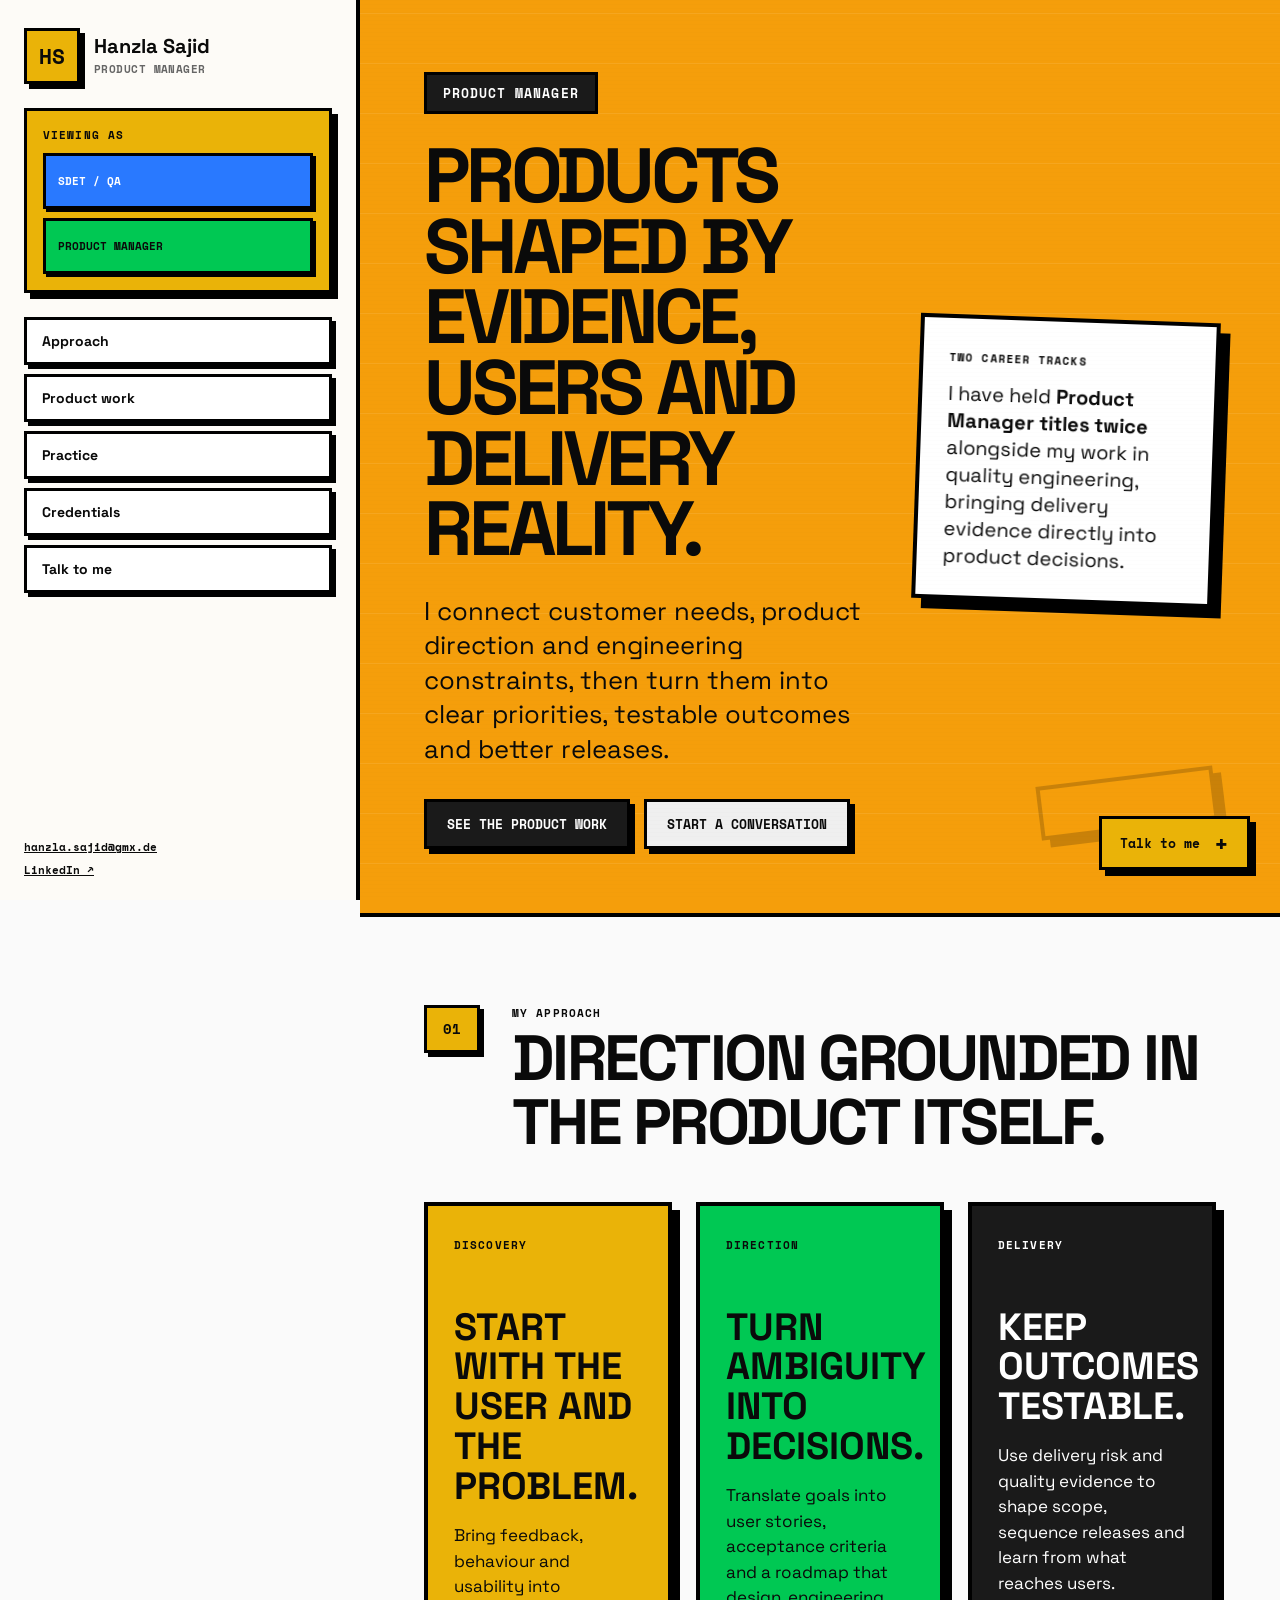
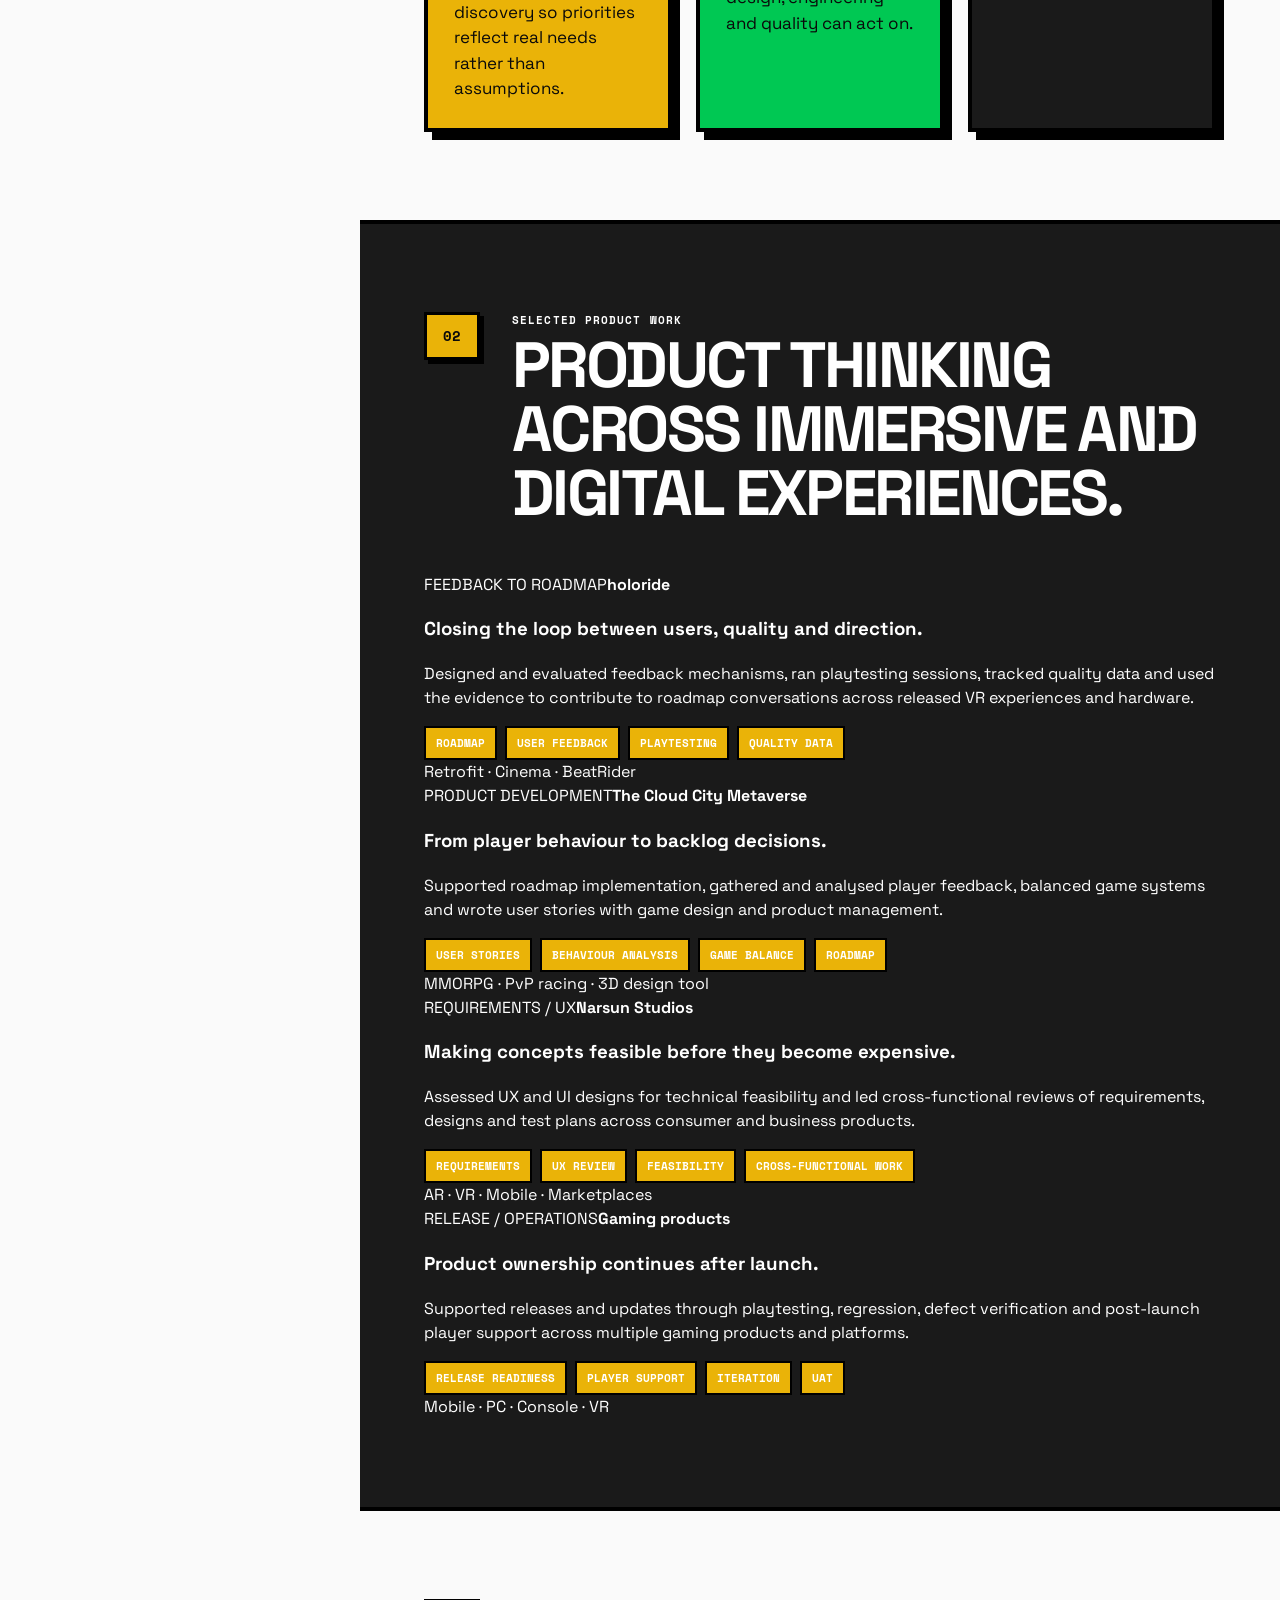
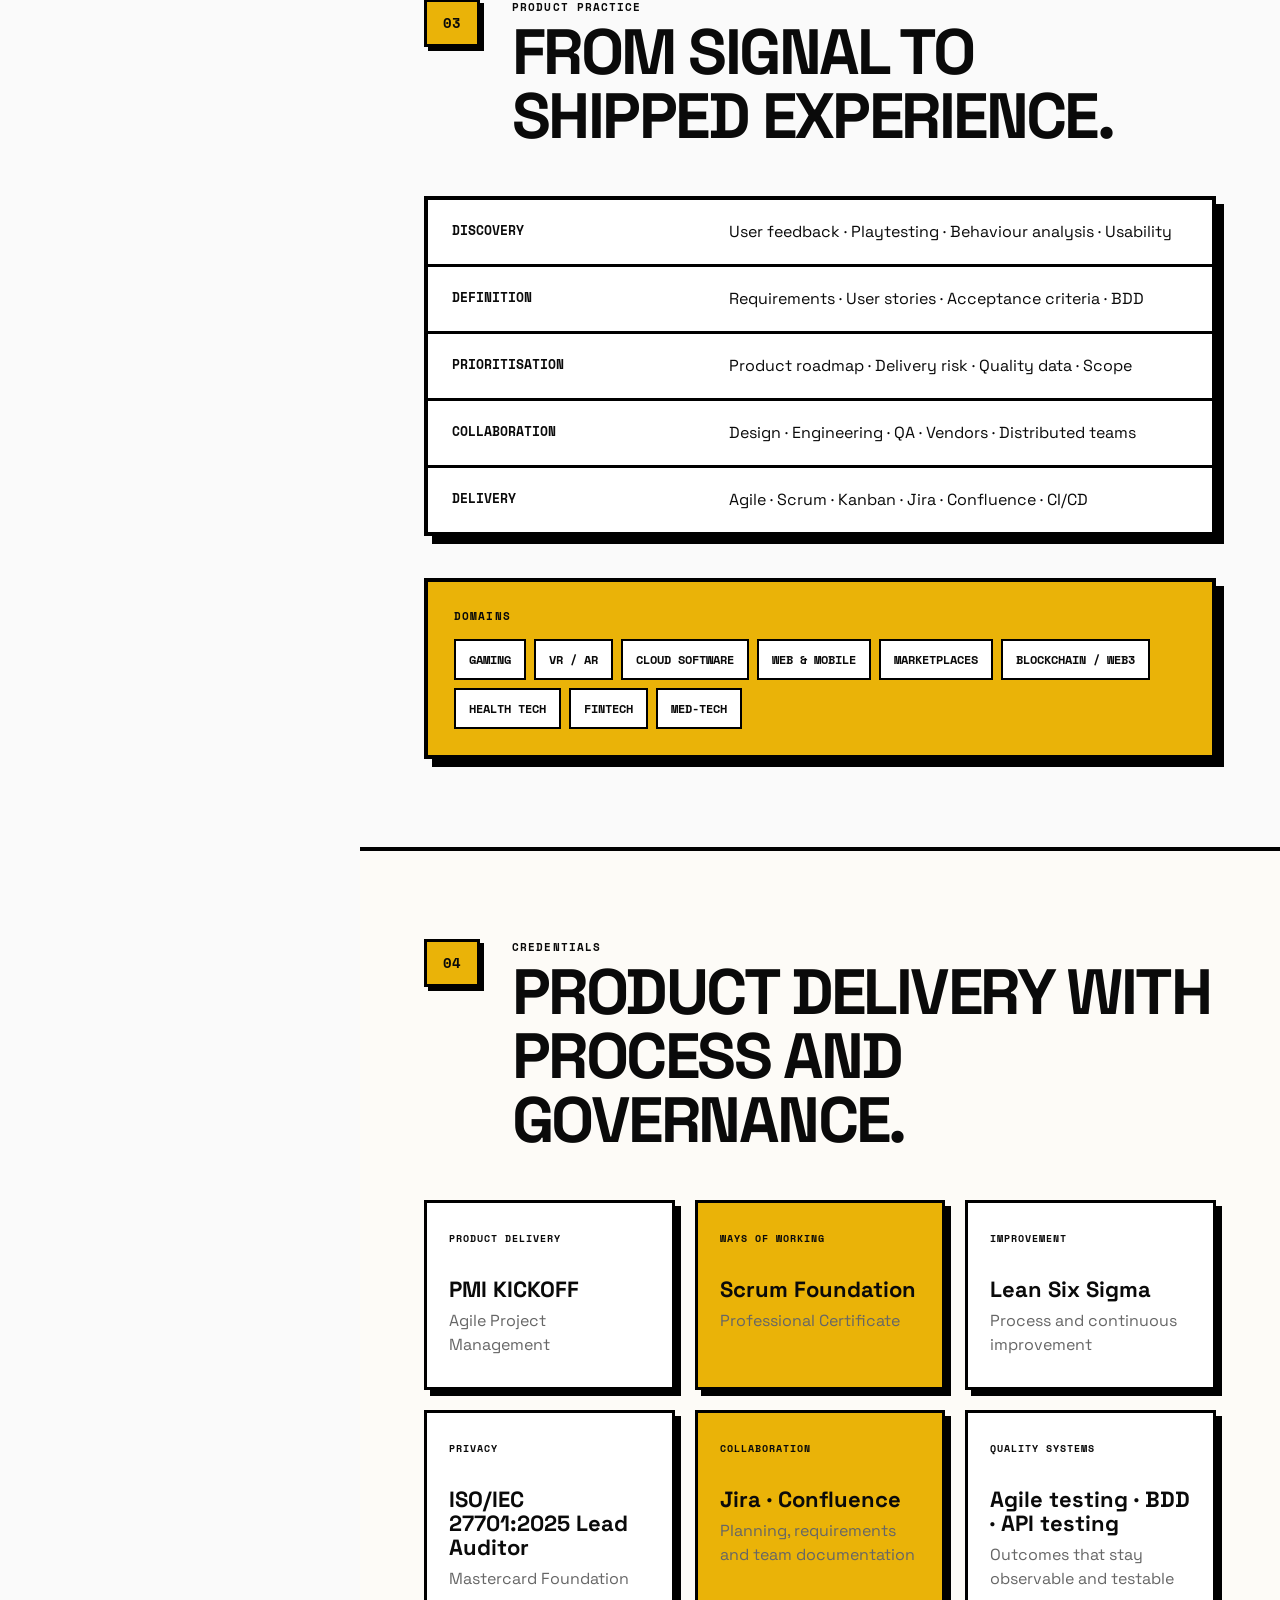
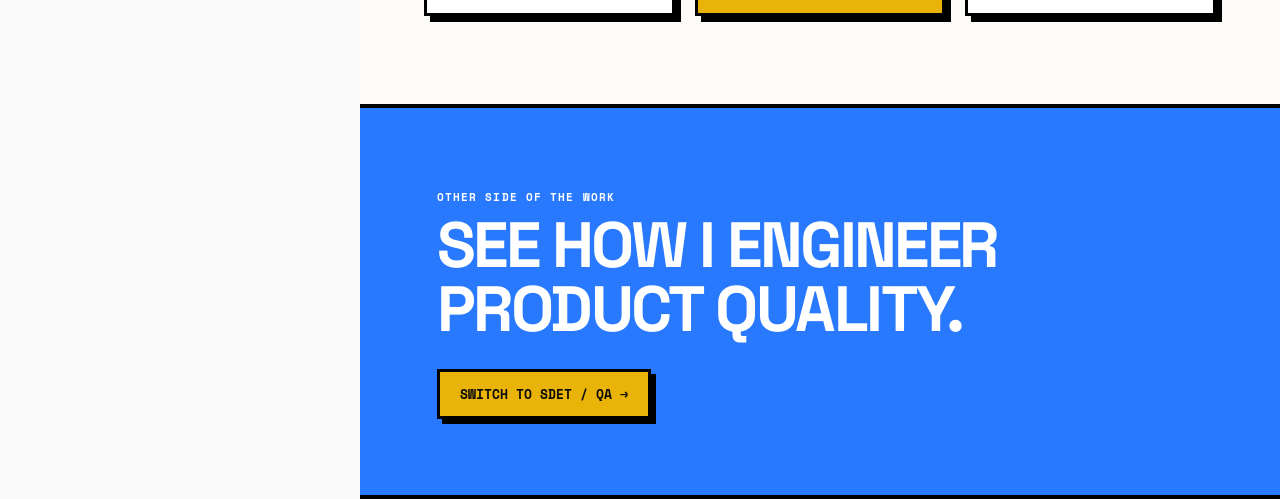
<file: product.html>
<!doctype html>
<html lang="en" data-page="product">
<head>
  <meta charset="utf-8">
  <meta name="viewport" content="width=device-width, initial-scale=1">
  <meta name="description" content="Hanzla Sajid is a Product Manager connecting customer needs, product direction, engineering delivery and quality evidence.">
  <title>Hanzla Sajid — Product Manager</title>
  <link rel="preconnect" href="https://fonts.googleapis.com">
  <link rel="preconnect" href="https://fonts.gstatic.com" crossorigin>
  <link href="https://fonts.googleapis.com/css2?family=Space+Grotesk:wght@400;600;700&family=Space+Mono:wght@400;700&display=swap" rel="stylesheet">
  <link rel="stylesheet" href="css/site.css">
  <script src="js/site.js" defer></script>
</head>
<body>
  <a class="skip-link" href="#main">Skip to content</a>
  <header class="mobile-bar">
    <a class="mobile-brand" href="product.html">HS</a>
    <button class="menu-button" type="button" data-open-drawer aria-controls="site-nav" aria-expanded="false">Menu</button>
  </header>
  <div class="drawer-overlay" data-drawer-overlay></div>
  <aside class="site-nav" id="site-nav" aria-label="Portfolio navigation">
    <button class="drawer-close" type="button" data-close-drawer aria-label="Close navigation">×</button>
    <a class="identity" href="#top" aria-label="Hanzla Sajid, Product Manager">
      <span class="identity-mark">HS</span>
      <span><strong>Hanzla Sajid</strong><small>Product Manager</small></span>
    </a>
    <div class="mode-panel" aria-label="Choose portfolio mode">
      <span class="eyebrow">Viewing as</span>
      <a class="mode-link" href="index.html">SDET / QA</a>
      <a class="mode-link is-active" href="product.html" aria-current="page">Product Manager</a>
    </div>
    <nav class="nav-links" aria-label="Page sections">
      <a href="#approach">Approach</a>
      <a href="#experience">Product work</a>
      <a href="#practice">Practice</a>
      <a href="#credentials">Credentials</a>
      <button type="button" data-open-contact>Talk to me</button>
    </nav>
    <div class="nav-footer">
      <a href="mailto:hanzla.sajid@gmx.de">hanzla.sajid@gmx.de</a>
      <a href="https://www.linkedin.com/in/hanzlasajid" target="_blank" rel="noreferrer">LinkedIn ↗</a>
    </div>
  </aside>

  <main id="main" class="main" tabindex="-1">
    <section class="hero hero-product" id="top">
      <div class="hero-copy">
        <span class="hero-badge">PRODUCT MANAGER</span>
        <h1>Products shaped by evidence, users and delivery reality.</h1>
        <p>I connect customer needs, product direction and engineering constraints, then turn them into clear priorities, testable outcomes and better releases.</p>
        <div class="hero-actions">
          <a class="button button-dark" href="#experience">See the product work</a>
          <button class="button button-pink" type="button" data-open-contact>Start a conversation</button>
        </div>
      </div>
      <aside class="position-card" aria-label="Product management background">
        <span class="eyebrow">Two career tracks</span>
        <p>I have held <strong>Product Manager titles twice</strong> alongside my work in quality engineering, bringing delivery evidence directly into product decisions.</p>
      </aside>
    </section>

    <section class="section" id="approach">
      <div class="section-heading">
        <span class="section-number">01</span>
        <div><p class="eyebrow">My approach</p><h2>Direction grounded in the product itself.</h2></div>
      </div>
      <div class="card-grid card-grid-3">
        <article class="feature-card fill-yellow">
          <span class="card-kicker">DISCOVERY</span>
          <h3>Start with the user and the problem.</h3>
          <p>Bring feedback, behaviour and usability into discovery so priorities reflect real needs rather than assumptions.</p>
        </article>
        <article class="feature-card fill-green">
          <span class="card-kicker">DIRECTION</span>
          <h3>Turn ambiguity into decisions.</h3>
          <p>Translate goals into user stories, acceptance criteria and a roadmap that design, engineering and quality can act on.</p>
        </article>
        <article class="feature-card fill-dark">
          <span class="card-kicker">DELIVERY</span>
          <h3>Keep outcomes testable.</h3>
          <p>Use delivery risk and quality evidence to shape scope, sequence releases and learn from what reaches users.</p>
        </article>
      </div>
    </section>

    <section class="section section-dark" id="experience">
      <div class="section-heading">
        <span class="section-number">02</span>
        <div><p class="eyebrow">Selected product work</p><h2>Product thinking across immersive and digital experiences.</h2></div>
      </div>
      <div class="case-grid">
        <article class="case-card">
          <header><span>FEEDBACK TO ROADMAP</span><strong>holoride</strong></header>
          <div class="case-body">
            <h3>Closing the loop between users, quality and direction.</h3>
            <p>Designed and evaluated feedback mechanisms, ran playtesting sessions, tracked quality data and used the evidence to contribute to roadmap conversations across released VR experiences and hardware.</p>
            <ul class="tag-list"><li>Roadmap</li><li>User feedback</li><li>Playtesting</li><li>Quality data</li></ul>
          </div>
          <footer>Retrofit · Cinema · BeatRider</footer>
        </article>
        <article class="case-card">
          <header><span>PRODUCT DEVELOPMENT</span><strong>The Cloud City Metaverse</strong></header>
          <div class="case-body">
            <h3>From player behaviour to backlog decisions.</h3>
            <p>Supported roadmap implementation, gathered and analysed player feedback, balanced game systems and wrote user stories with game design and product management.</p>
            <ul class="tag-list"><li>User stories</li><li>Behaviour analysis</li><li>Game balance</li><li>Roadmap</li></ul>
          </div>
          <footer>MMORPG · PvP racing · 3D design tool</footer>
        </article>
        <article class="case-card">
          <header><span>REQUIREMENTS / UX</span><strong>Narsun Studios</strong></header>
          <div class="case-body">
            <h3>Making concepts feasible before they become expensive.</h3>
            <p>Assessed UX and UI designs for technical feasibility and led cross-functional reviews of requirements, designs and test plans across consumer and business products.</p>
            <ul class="tag-list"><li>Requirements</li><li>UX review</li><li>Feasibility</li><li>Cross-functional work</li></ul>
          </div>
          <footer>AR · VR · Mobile · Marketplaces</footer>
        </article>
        <article class="case-card">
          <header><span>RELEASE / OPERATIONS</span><strong>Gaming products</strong></header>
          <div class="case-body">
            <h3>Product ownership continues after launch.</h3>
            <p>Supported releases and updates through playtesting, regression, defect verification and post-launch player support across multiple gaming products and platforms.</p>
            <ul class="tag-list"><li>Release readiness</li><li>Player support</li><li>Iteration</li><li>UAT</li></ul>
          </div>
          <footer>Mobile · PC · Console · VR</footer>
        </article>
      </div>
    </section>

    <section class="section" id="practice">
      <div class="section-heading">
        <span class="section-number">03</span>
        <div><p class="eyebrow">Product practice</p><h2>From signal to shipped experience.</h2></div>
      </div>
      <div class="band-list">
        <div><strong>Discovery</strong><span>User feedback · Playtesting · Behaviour analysis · Usability</span></div>
        <div><strong>Definition</strong><span>Requirements · User stories · Acceptance criteria · BDD</span></div>
        <div><strong>Prioritisation</strong><span>Product roadmap · Delivery risk · Quality data · Scope</span></div>
        <div><strong>Collaboration</strong><span>Design · Engineering · QA · Vendors · Distributed teams</span></div>
        <div><strong>Delivery</strong><span>Agile · Scrum · Kanban · Jira · Confluence · CI/CD</span></div>
      </div>
      <div class="domain-block">
        <p class="eyebrow">Domains</p>
        <ul class="tag-list tag-list-large"><li>Gaming</li><li>VR / AR</li><li>Cloud software</li><li>Web & mobile</li><li>Marketplaces</li><li>Blockchain / Web3</li><li>Health tech</li><li>Fintech</li><li>Med-tech</li></ul>
      </div>
    </section>

    <section class="section section-cream" id="credentials">
      <div class="section-heading">
        <span class="section-number">04</span>
        <div><p class="eyebrow">Credentials</p><h2>Product delivery with process and governance.</h2></div>
      </div>
      <div class="credential-grid">
        <article><span>PRODUCT DELIVERY</span><h3>PMI KICKOFF</h3><p>Agile Project Management</p></article>
        <article><span>WAYS OF WORKING</span><h3>Scrum Foundation</h3><p>Professional Certificate</p></article>
        <article><span>IMPROVEMENT</span><h3>Lean Six Sigma</h3><p>Process and continuous improvement</p></article>
        <article><span>PRIVACY</span><h3>ISO/IEC 27701:2025 Lead Auditor</h3><p>Mastercard Foundation</p></article>
        <article><span>COLLABORATION</span><h3>Jira · Confluence</h3><p>Planning, requirements and team documentation</p></article>
        <article><span>QUALITY SYSTEMS</span><h3>Agile testing · BDD · API testing</h3><p>Outcomes that stay observable and testable</p></article>
      </div>
    </section>

    <section class="switch-banner switch-banner-blue">
      <span class="eyebrow">Other side of the work</span>
      <h2>See how I engineer product quality.</h2>
      <a class="button button-yellow" href="index.html">Switch to SDET / QA →</a>
    </section>
  </main>

  <button class="back-to-top" type="button" data-back-to-top aria-label="Back to top">↑</button>
  <button class="contact-fab" type="button" data-open-contact><span>Talk to me</span><b aria-hidden="true">+</b></button>

  <div class="modal" data-contact-modal aria-hidden="true">
    <div class="modal-overlay" data-close-contact></div>
    <section class="modal-panel" role="dialog" aria-modal="true" aria-labelledby="contact-title">
      <button class="modal-close" type="button" data-close-contact aria-label="Close contact form">×</button>
      <header><p class="eyebrow">Contact</p><h2 id="contact-title">Talk to me</h2><p>Send a message, email me directly, or connect on LinkedIn.</p></header>
      <form action="https://formspree.io/f/REPLACE_ME" method="post" data-contact-form novalidate>
        <label>Name<input name="name" autocomplete="name" required></label>
        <label>Email<input name="email" type="email" autocomplete="email" required></label>
        <label>Message<textarea name="message" required></textarea></label>
        <button class="button button-pink submit-button" type="submit" data-submit-label>Send message</button>
        <p class="form-status" data-form-status role="status" aria-live="polite"></p>
      </form>
      <div class="contact-fallbacks">
        <a href="mailto:hanzla.sajid@gmx.de">Email: hanzla.sajid@gmx.de</a>
        <a href="https://www.linkedin.com/in/hanzlasajid" target="_blank" rel="noreferrer">LinkedIn ↗</a>
      </div>
    </section>
  </div>
</body>
</html>
</file>
<file: css/site.css>
:root {
  --ink: #0a0a0a;
  --border: #000;
  --paper: #fafafa;
  --cream: #fdfbf7;
  --yellow: #eab308;
  --mustard: var(--yellow);
  --amber: #f59e0b;
  --orange: #f59e0b;
  --pink: #ff4081;
  --green: #00c853;
  --blue: #2979ff;
  --dark: #1a1a1a;
  --maroon: #7f1d1d;
  --red: #b91c1c;
  --gray: #666;
  --nav-width: 360px;
}

* { box-sizing: border-box; border-radius: 0; }
html { scroll-behavior: smooth; }
body { margin: 0; color: var(--ink); background: var(--paper); font-family: "Space Grotesk", sans-serif; font-size: 16px; line-height: 1.5; }
button, input, textarea { font: inherit; color: inherit; }
button, a { -webkit-tap-highlight-color: transparent; }
a { color: inherit; }
button { cursor: pointer; }

.skip-link { position: fixed; left: 16px; top: -80px; z-index: 3000; padding: 12px 16px; background: #fff; border: 3px solid #000; box-shadow: 4px 4px 0 #000; font: 700 13px "Space Mono", monospace; }
.skip-link:focus { top: 16px; }

:focus { outline: none; }
:focus-visible { outline: 3px solid #000; outline-offset: 3px; }

.site-nav { position: fixed; inset: 0 auto 0 0; z-index: 100; width: var(--nav-width); padding: 28px 24px 22px; display: flex; flex-direction: column; gap: 24px; overflow-y: auto; background: var(--cream); border-right: 4px solid #000; }
.identity { display: flex; align-items: center; gap: 14px; text-decoration: none; }
.identity-mark { display: grid; place-items: center; width: 56px; height: 56px; flex: 0 0 56px; background: var(--yellow); border: 3px solid #000; box-shadow: 5px 5px 0 #000; font: 700 21px "Space Mono", monospace; }
.identity strong, .identity small { display: block; }
.identity strong { font-size: 20px; line-height: 1.1; }
.identity small { margin-top: 4px; color: var(--gray); font: 700 11px "Space Mono", monospace; text-transform: uppercase; letter-spacing: .04em; }
.eyebrow, .card-kicker { margin: 0; font: 700 11px "Space Mono", monospace; letter-spacing: .1em; text-transform: uppercase; }

.mode-panel { position: relative; padding: 16px; background: var(--yellow); border: 3px solid #000; box-shadow: 6px 6px 0 #000; transform-origin: left center; animation: hire-panel-stamp .6s cubic-bezier(.12,.88,.24,1) .22s both, hire-panel-knock 5s cubic-bezier(.2,.8,.3,1) 1.25s infinite; }
.mode-panel .eyebrow { display: block; margin-bottom: 10px; }
.mode-link { --mask-surface: #fff; --mask-surface-text: var(--ink); --mask-reveal: var(--blue); --mask-reveal-text: #fff; display: flex; align-items: center; min-height: 56px; margin-top: 9px; padding: 12px; background: var(--mask-reveal); color: var(--mask-reveal-text); border: 3px solid #000; box-shadow: 3px 3px 0 #000; text-decoration: none; font: 700 11px "Space Mono", monospace; text-transform: uppercase; transition: transform .16s ease, box-shadow .16s ease; }
.mode-link:hover, .mode-link:focus-visible { transform: translate(-2px, -2px); box-shadow: 5px 5px 0 #000; }
.mode-link.is-active { --mask-surface: var(--dark); --mask-surface-text: #fff; --mask-reveal: var(--green); --mask-reveal-text: var(--ink); }
.mode-link.mask-hover::before { justify-content: flex-start; padding: 10px 12px; text-align: left; animation: none; -webkit-mask-position: 0 0; mask-position: 0 0; }
.mode-link.is-mask-active::before { animation: mask-reveal .7s steps(29) forwards; }
.mode-link.is-mask-resetting::before { animation: mask-cover .7s steps(29) forwards; }
.mode-marker { position: fixed; z-index: 115; left: var(--marker-x, 270px); top: var(--marker-y, 190px); display: flex; align-items: center; gap: 8px; box-sizing: border-box; width: 124px; min-height: 64px; padding: 14px 11px; opacity: 0; pointer-events: none; color: #fff; background: var(--blue); border: 4px solid #000; box-shadow: 6px 6px 0 #000; font: 700 11px "Space Mono", monospace; line-height: 1.1; letter-spacing: .06em; text-transform: uppercase; transform: translate(24px, -50%) rotate(3deg); transition: opacity .2s ease, transform .48s cubic-bezier(.14,.9,.25,1); }
.mode-marker b { color: var(--yellow); font-size: 25px; line-height: 1; }
.mode-marker.is-visible { opacity: 1; transform: translate(0, -50%) rotate(-2deg); }

.nav-links { display: grid; gap: 9px; }
.nav-links a, .nav-links button { position: relative; width: 100%; overflow: hidden; padding: 12px 15px; background: #fff; border: 3px solid #000; box-shadow: 4px 4px 0 #000; text-align: left; text-decoration: none; font: 700 14px "Space Grotesk", sans-serif; transition: transform .16s ease, box-shadow .16s ease, background-color .16s ease, color .16s ease, padding-left .2s ease; }
.nav-links a::before, .nav-links button::before { content: ""; position: absolute; inset: 0 auto 0 0; width: 0; background: var(--blue); transition: width .2s ease; }
.nav-links a::after, .nav-links button::after { content: "→"; position: absolute; left: 13px; top: 50%; opacity: 0; transform: translate(-10px, -50%); transition: opacity .16s ease, transform .2s ease; font: 700 16px "Space Mono", monospace; }
.nav-links a:hover, .nav-links button:hover, .nav-links a:focus-visible, .nav-links button:focus-visible { padding-left: 39px; background: var(--mustard); transform: translate(-3px, -3px); box-shadow: 8px 8px 0 #000, -4px 0 0 var(--red), 0 4px 0 var(--amber); }
body[data-mode="product"] .nav-links a:hover, body[data-mode="product"] .nav-links button:hover, body[data-mode="product"] .nav-links a:focus-visible, body[data-mode="product"] .nav-links button:focus-visible { background: var(--yellow); }
.nav-links a:hover::before, .nav-links button:hover::before, .nav-links a:focus-visible::before, .nav-links button:focus-visible::before { width: 9px; }
.nav-links a:hover::after, .nav-links button:hover::after, .nav-links a:focus-visible::after, .nav-links button:focus-visible::after { opacity: 1; transform: translate(0, -50%); }
.nav-footer { margin-top: auto; display: grid; gap: 7px; font: 700 11px "Space Mono", monospace; overflow-wrap: anywhere; }
.nav-footer a:hover { text-decoration-thickness: 3px; }
.nav-footer button { width: fit-content; padding: 4px 0; color: inherit; background: none; border: 0; border-bottom: 2px solid currentColor; font: inherit; text-align: left; }
.nav-footer button:hover { border-bottom-width: 4px; }
.drawer-close, .mobile-bar, .drawer-overlay { display: none; }

.main { margin-left: var(--nav-width); min-width: 0; }
.hero { position: relative; min-height: 760px; padding: 72px clamp(28px, 5vw, 76px) 64px; display: grid; grid-template-columns: minmax(0, 1.55fr) minmax(300px, .85fr); align-items: center; gap: clamp(34px, 4vw, 64px); border-bottom: 4px solid #000; overflow: hidden; }
.hero::before { content: ""; position: absolute; inset: 0; pointer-events: none; background: repeating-linear-gradient(0deg, transparent 0, transparent 49px, rgba(255,255,255,.16) 50px); }
.hero-quality { background: var(--yellow); }
.hero-product { background: var(--orange); }
.hero-copy, .position-card, .hero-visual { position: relative; }
.hero-badge { display: inline-block; margin-bottom: 26px; padding: 8px 16px; background: var(--dark); color: #fff; border: 3px solid #000; font: 700 13px "Space Mono", monospace; letter-spacing: .08em; }
.hero h1 { max-width: 980px; margin: 0; font-size: clamp(50px, 6vw, 96px); line-height: .92; letter-spacing: -.055em; text-transform: uppercase; }
.hero-copy > p { max-width: 780px; margin: 30px 0 0; font-size: clamp(19px, 2vw, 26px); line-height: 1.35; }
.hero-copy > .hero-subline { margin: 22px 0 -14px; font: 700 clamp(20px, 2vw, 30px) "Space Mono", monospace; letter-spacing: -.025em; text-transform: uppercase; }
.hero-actions { display: flex; flex-wrap: wrap; gap: 14px; margin-top: 32px; }
.button { display: inline-flex; align-items: center; justify-content: center; min-height: 50px; padding: 12px 20px; border: 3px solid #000; box-shadow: 5px 5px 0 #000; text-decoration: none; font: 700 13px "Space Mono", monospace; text-transform: uppercase; transition: transform .16s ease, box-shadow .16s ease; }
.button:hover, .button:focus-visible { transform: translate(-2px, -2px); box-shadow: 7px 7px 0 #000; }
.button:active { transform: translate(2px, 2px); box-shadow: 2px 2px 0 #000; }
.button-dark { color: #fff; background: var(--dark); }
.button-blue { color: #fff; background: var(--blue); }
.button-red { color: #fff; background: var(--red); }
.button-yellow { color: var(--ink); background: var(--yellow); }
.button-white { color: var(--ink); background: #fff; }
.button-dark.mask-hover { --mask-surface: var(--dark); --mask-surface-text: #fff; --mask-reveal: var(--blue); --mask-reveal-text: #fff; }
.button-blue.mask-hover { --mask-surface: var(--blue); --mask-surface-text: #fff; --mask-reveal: var(--dark); --mask-reveal-text: #fff; }
.button-red.mask-hover { --mask-surface: var(--red); --mask-surface-text: #fff; --mask-reveal: var(--yellow); --mask-reveal-text: var(--ink); }
.mask-hover { position: relative; overflow: hidden; isolation: isolate; background: var(--mask-reveal); color: var(--mask-reveal-text); }
.mask-hover::before { content: attr(data-label); position: absolute; inset: -1px; z-index: 1; padding: inherit; display: flex; align-items: center; justify-content: center; color: var(--mask-surface-text); background: var(--mask-surface); pointer-events: none; white-space: nowrap; -webkit-mask: url("../assets/urban-mask-sprite.png"); mask: url("../assets/urban-mask-sprite.png"); -webkit-mask-size: 3000% 100%; mask-size: 3000% 100%; animation: mask-cover .7s steps(29) forwards; }
.mask-hover:not(.mode-link):hover::before, .mask-hover:not(.mode-link):focus-visible::before { animation: mask-reveal .7s steps(29) forwards; }
.mask-hover-cta::before { font: inherit; text-transform: inherit; }
.mask-hover-cta:hover, .mask-hover-cta:focus-visible { transform: translate(-4px, -4px); box-shadow: 10px 10px 0 #000, -4px 0 0 var(--mustard); }
body[data-mode="quality"] .button-dark.mask-hover { --mask-reveal: var(--blue); --mask-reveal-text: #fff; }
body[data-mode="quality"] .button-red.mask-hover { --mask-surface: var(--blue); --mask-surface-text: #fff; --mask-reveal: var(--dark); --mask-reveal-text: #fff; }
.position-card { padding: 26px; background: #fff; border: 4px solid #000; box-shadow: 10px 10px 0 #000; transform: rotate(2deg); }
.position-card p { margin: 12px 0 0; font-size: 20px; line-height: 1.35; }
.hero-visual { width: min(100%, 430px); justify-self: end; display: grid; animation: visual-enter .9s cubic-bezier(.14,.9,.25,1) .18s both; }
.hero-portrait { position: relative; z-index: 1; width: calc(100% - 18px); aspect-ratio: 4 / 5; margin: 0 0 0 auto; overflow: hidden; background: var(--dark); border: 4px solid #000; box-shadow: 12px 12px 0 #000; transform: rotate(1.5deg); isolation: isolate; }
.hero-portrait::before { content: ""; position: absolute; inset: 0; z-index: 2; pointer-events: none; border: 10px solid rgba(255,255,255,.16); mix-blend-mode: overlay; }
.hero-portrait::after { content: ""; position: absolute; inset: 0; z-index: 2; pointer-events: none; opacity: .2; background: repeating-linear-gradient(0deg, transparent 0 7px, rgba(255,255,255,.38) 8px 9px); mix-blend-mode: overlay; animation: portrait-scan 7s linear infinite; }
.hero-portrait img { width: 100%; height: 100%; display: block; object-fit: cover; transition: transform .7s cubic-bezier(.16,.86,.3,1), filter .35s ease; }
.portrait-quality img { object-position: 52% 50%; transform: scale(1.22); filter: saturate(.9) contrast(1.08); }
.portrait-product img { object-position: 50% 42%; transform: scale(1.12); filter: saturate(.9) contrast(1.08); }
.hero-portrait:hover img { filter: saturate(1.12) contrast(1.04); }
.portrait-quality:hover img { transform: scale(1.28) translateX(-1%); }
.portrait-product:hover img { transform: scale(1.18) translateY(-1%); }
.hero-portrait figcaption { position: absolute; inset: auto 14px 14px 14px; z-index: 3; padding: 11px 13px; color: #fff; background: var(--dark); border: 3px solid #000; box-shadow: 5px 5px 0 var(--red); transform: skewX(-3deg); font: 700 10px "Space Mono", monospace; text-transform: uppercase; letter-spacing: .08em; }
.hero-portrait figcaption span, .hero-portrait figcaption strong { display: block; }
.hero-portrait figcaption span { margin-bottom: 4px; color: var(--yellow); font-size: 9px; letter-spacing: .16em; }
.hero-visual::before, .hero-visual::after { content: ""; position: absolute; pointer-events: none; border: 4px solid #000; }
.hero-visual::before { inset: 20px -14px 90px 28px; background: var(--red); transform: rotate(-3deg); animation: portrait-echo-one 4.6s ease-in-out infinite; }
.hero-visual::after { inset: 42px 18px 70px -12px; background: var(--green); transform: rotate(3deg); animation: portrait-echo-two 4.6s ease-in-out .3s infinite; }
.hero-visual-product::after { background: var(--yellow); }
.hero-visual .position-card { z-index: 4; width: calc(100% + 26px); margin: -42px 0 0 -26px; padding: 20px 22px; transform: rotate(-1.5deg); }
.hero-visual .position-card p { font-size: 17px; }

.section { padding: 88px clamp(24px, 5vw, 72px); border-bottom: 4px solid #000; }
.section-dark { color: #fff; background: var(--dark); }
.section-cream { background: var(--cream); }
.section-yellow { background: var(--yellow); }
.section-yellow .section-number { color: #fff; background: var(--dark); }
.section-heading { display: grid; grid-template-columns: 68px 1fr; align-items: start; gap: 20px; margin-bottom: 48px; }
.section-number { display: grid; place-items: center; width: 56px; height: 48px; background: var(--yellow); color: var(--ink); border: 3px solid #000; box-shadow: 4px 4px 0 #000; font: 700 14px "Space Mono", monospace; }
.section-heading h2, .switch-banner h2 { max-width: 960px; margin: 5px 0 0; font-size: clamp(36px, 5vw, 72px); line-height: 1; letter-spacing: -.04em; text-transform: uppercase; }
.card-grid { display: grid; gap: 24px; }
.card-grid-3 { grid-template-columns: repeat(3, minmax(0, 1fr)); }
.feature-card { min-height: 310px; padding: 26px; border: 4px solid #000; box-shadow: 8px 8px 0 #000; transform: rotate(-1deg); transition: transform .18s ease, box-shadow .18s ease; }
.feature-card:nth-child(2) { transform: rotate(1.5deg); }
.feature-card:nth-child(3) { transform: rotate(-.5deg); }
.feature-card:hover { transform: translate(-4px, -4px) rotate(0); box-shadow: 12px 12px 0 #000; }
.feature-card h3 { margin: 52px 0 16px; font-size: clamp(26px, 3vw, 38px); line-height: 1.05; text-transform: uppercase; }
.feature-card p { margin: 0; font-size: 17px; }
.fill-green { background: var(--green); }
.fill-amber { background: var(--amber); }
.fill-blue { color: #fff; background: var(--blue); }
.fill-yellow { background: var(--yellow); }
.fill-dark { color: #fff; background: var(--dark); }

.brand-showcase { margin: 0 0 64px; padding: 28px; color: var(--ink); background: var(--yellow); border: 4px solid #000; box-shadow: 10px 10px 0 var(--blue); }
.brand-showcase-head { display: flex; align-items: end; justify-content: space-between; gap: 24px; margin-bottom: 26px; }
.brand-showcase-head .eyebrow { margin: 0 0 6px; }
.brand-showcase-head h3 { max-width: 680px; margin: 0; font-size: clamp(30px, 3.5vw, 52px); line-height: .98; letter-spacing: -.04em; text-transform: uppercase; }
.brand-showcase-note { max-width: 260px; margin: 0; padding: 9px 11px; color: #fff; background: var(--dark); border: 3px solid #000; box-shadow: 4px 4px 0 var(--green); font: 700 10px "Space Mono", monospace; letter-spacing: .06em; text-transform: uppercase; }
.brand-grid { display: grid; margin: 0; padding: 0; list-style: none; }
.brand-grid-featured { grid-template-columns: repeat(4, minmax(0, 1fr)); gap: 16px; }
.brand-grid-supporting { grid-template-columns: repeat(5, minmax(0, 1fr)); gap: 12px; margin-top: 16px; }
.brand-tile { position: relative; min-width: 0; display: grid; place-items: center; overflow: hidden; background: #fff; border: 3px solid #000; box-shadow: 5px 5px 0 #000; transition: transform .18s ease, box-shadow .18s ease; isolation: isolate; }
.brand-grid-featured .brand-tile { min-height: 190px; padding: 34px 18px 24px; }
.brand-grid-supporting .brand-tile { min-height: 126px; padding: 34px 12px 14px; }
.brand-tile:hover { z-index: 3; transform: translate(-4px, -4px) rotate(-1deg); box-shadow: 9px 9px 0 #000; }
.brand-tile:nth-child(even):hover { transform: translate(-4px, -4px) rotate(1deg); }
.brand-tile-label { position: absolute; top: 0; left: 0; z-index: 2; max-width: 100%; padding: 5px 8px; color: #fff; background: var(--dark); border: 0 solid #000; border-right-width: 2px; border-bottom-width: 2px; font: 700 9px "Space Mono", monospace; letter-spacing: .06em; text-transform: uppercase; white-space: nowrap; }
.brand-logo { width: 100%; display: flex; align-items: center; justify-content: center; color: inherit; }
.brand-logo svg { display: block; overflow: visible; }
.brand-logo strong, .brand-logo b, .brand-logo small { display: block; }
.brand-logo strong { line-height: .95; }
.brand-logo b, .brand-logo small { font-family: "Space Mono", monospace; line-height: 1.1; }
.brand-logo-audi { flex-direction: column; gap: 10px; }
.brand-logo-audi svg { width: min(100%, 210px); fill: none; stroke: currentColor; stroke-width: 6; }
.brand-logo-audi strong { font-size: 22px; letter-spacing: .28em; }
.brand-tile-sap { color: #fff; background: var(--blue); }
.brand-logo-sap svg { width: min(100%, 190px); }
.brand-logo-sap path { fill: #fff; stroke: #000; stroke-width: 4; }
.brand-logo-sap text { fill: #000; font: 700 72px "Space Grotesk", sans-serif; letter-spacing: -7px; }
.brand-tile-nfl { background: #fff; }
.brand-logo-nfl img { width: min(100%, 116px); height: auto; display: block; }
.brand-tile-ministry { color: #fff; background: var(--green); }
.brand-logo-ministry { flex-direction: column; gap: 10px; }
.brand-logo-ministry img { width: min(100%, 178px); height: auto; display: block; }
.brand-logo-ministry small { font-size: 8px; letter-spacing: .22em; text-transform: uppercase; }
.brand-tile-fort-worth { background: #fff; }
.brand-logo-fort-worth { gap: 4px; justify-content: center; }
.brand-logo-fort-worth svg { width: 30px; flex: 0 0 30px; fill: var(--blue); stroke: #000; stroke-width: 3; stroke-linejoin: bevel; }
.brand-logo-fort-worth small { font-size: 8px; letter-spacing: .2em; }
.brand-logo-fort-worth strong { font-size: 10.5px; letter-spacing: -.06em; word-spacing: .12em; white-space: nowrap; }
.brand-logo-asset { height: 76px; flex-direction: column; gap: 7px; }
.brand-logo-asset img { max-width: 100%; max-height: 64px; display: block; object-fit: contain; }
.brand-tile-holoride .brand-logo-asset img { width: min(100%, 148px); }
.brand-logo-symbol { height: 76px; }
.brand-logo-symbol svg { width: 104px; height: 68px; }
.brand-lockup { min-height: 80px; flex-direction: column; gap: 4px; }
.brand-lockup svg { width: 70px; height: 44px; flex: 0 0 auto; }
.brand-lockup strong { font: 700 10.5px/1.05 "Space Mono", monospace; letter-spacing: -.045em; text-align: center; text-transform: uppercase; }
.brand-lockup strong span { display: block; }
.brand-tile-define { color: #fff; background: var(--blue); }
.brand-tile-define .brand-logo-asset img { width: 65px; height: 46px; }
.brand-tile-vulcan { color: #fff; background: var(--dark); }
.brand-tile-vulcan .brand-lockup strong { color: var(--yellow); letter-spacing: .02em; }
.brand-symbol-vulcan path:first-child { fill: var(--amber); stroke: #000; stroke-width: 5; stroke-linejoin: bevel; }
.brand-symbol-vulcan path:last-child { fill: var(--blue); stroke: #000; stroke-width: 5; stroke-linejoin: bevel; }
.brand-tile-holi { background: #ffff7d; }
.brand-tile-holi .brand-logo-asset img { width: 70px; height: 70px; }

.tag-list { display: flex; flex-wrap: wrap; gap: 8px; margin: 0; padding: 0; list-style: none; }
.tag-list li { padding: 7px 10px; background: var(--yellow); border: 2px solid #000; font: 700 11px "Space Mono", monospace; text-transform: uppercase; }

.band-list { border: 4px solid #000; box-shadow: 8px 8px 0 #000; }
.band-list > div { display: grid; grid-template-columns: minmax(180px, .55fr) 1fr; gap: 24px; padding: 20px 24px; background: #fff; border-bottom: 3px solid #000; }
.band-list > div:last-child { border-bottom: 0; }
.band-list strong { font: 700 13px "Space Mono", monospace; text-transform: uppercase; }
.domain-block { margin-top: 42px; padding: 26px; background: var(--yellow); border: 4px solid #000; box-shadow: 8px 8px 0 #000; }
.domain-block .eyebrow { margin-bottom: 15px; }
.tag-list-large li { padding: 10px 13px; background: #fff; font-size: 12px; }
.section-yellow .domain-block { color: #fff; background: var(--dark); }
.section-yellow .tag-list-large li { color: var(--ink); }
.toolkit-block { display: grid; grid-template-columns: repeat(2, minmax(0, 1fr)); gap: 20px; }
.toolkit-group { min-width: 0; padding: 26px; color: #fff; background: var(--dark); border: 4px solid #000; box-shadow: 8px 8px 0 #000; }
.toolkit-group-centered { width: calc(50% - 10px); grid-column: 1 / -1; justify-self: center; }
.toolkit-group .eyebrow { margin-bottom: 15px; color: var(--yellow); }
.toolkit-group .tag-list-large li { flex: 1 1 100px; max-width: 150px; text-align: center; }

.credential-grid { display: grid; grid-template-columns: repeat(3, minmax(0, 1fr)); gap: 20px; }
.credential-grid article { min-height: 190px; padding: 22px; color: var(--ink); background: #fff; border: 3px solid #000; box-shadow: 6px 6px 0 #000; }
.credential-grid article:nth-child(3n + 2) { background: var(--yellow); }
.credential-grid span { font: 700 10px "Space Mono", monospace; letter-spacing: .1em; }
.credential-grid h3 { margin: 28px 0 8px; font-size: 22px; line-height: 1.1; }
.credential-grid p { margin: 0; color: var(--gray); }

.switch-banner { padding: 76px clamp(24px, 6vw, 88px); color: #fff; background: var(--maroon); border-bottom: 4px solid #000; }
.switch-banner-blue { color: #fff; background: var(--blue); }
.switch-banner .button { margin-top: 28px; }

.contact-fab, .back-to-top { position: fixed; right: 30px; z-index: 90; background: var(--yellow); border: 3px solid #000; box-shadow: 6px 6px 0 #000; font: 700 13px "Space Mono", monospace; transition: transform .16s ease, box-shadow .16s ease, opacity .16s ease; }
.contact-fab { bottom: 30px; min-height: 54px; padding: 10px 18px; display: flex; align-items: center; gap: 14px; isolation: isolate; }
body[data-mode="quality"] .contact-fab { color: #fff; background: var(--blue); box-shadow: 6px 6px 0 var(--mustard); }
body[data-mode="quality"] .contact-fab:hover, body[data-mode="quality"] .contact-fab:focus-visible { box-shadow: 8px 8px 0 var(--mustard); }
.contact-fab b { font-size: 24px; line-height: 1; }
.back-to-top { bottom: 104px; width: 52px; height: 52px; opacity: 0; visibility: hidden; transform: translateY(12px); font-size: 24px; }
.back-to-top.is-visible { opacity: 1; visibility: visible; transform: translateY(0); }
.contact-fab:hover, .back-to-top:hover { transform: translate(-2px, -2px); box-shadow: 8px 8px 0 #000; }

.modal { position: fixed; inset: 0; z-index: 1000; display: grid; place-items: center; padding: 24px; visibility: hidden; opacity: 0; transition: opacity .18s ease, visibility .18s ease; }
.modal.is-open { visibility: visible; opacity: 1; }
.modal-overlay { position: absolute; inset: 0; background: rgba(0,0,0,.82); }
.modal-panel { position: relative; width: min(100%, 560px); max-height: calc(100vh - 48px); overflow-y: auto; padding: 34px; background: var(--paper); border: 4px solid #000; box-shadow: 10px 10px 0 var(--yellow); transform: scale(.96); transition: transform .18s ease; }
.modal.is-open .modal-panel { transform: scale(1); animation: contact-frame-signal 2.8s steps(4, end) infinite; }
.modal-panel header { padding-right: 46px; padding-bottom: 20px; margin-bottom: 22px; border-bottom: 3px solid #000; }
.modal-panel h2 { margin: 4px 0; font: 700 30px "Space Mono", monospace; text-transform: uppercase; }
.modal-panel header p:last-child { margin: 8px 0 0; color: var(--gray); }
.modal-close { position: absolute; right: 18px; top: 18px; width: 38px; height: 38px; background: #fff; border: 3px solid #000; box-shadow: 3px 3px 0 #000; font-size: 22px; line-height: 1; }
form { display: grid; gap: 16px; }
label { display: grid; gap: 6px; font: 700 11px "Space Mono", monospace; letter-spacing: .08em; text-transform: uppercase; }
input, textarea { width: 100%; padding: 12px; background: #fff; border: 3px solid #000; }
input:focus-visible, textarea:focus-visible { outline: 3px solid #000; outline-offset: 3px; box-shadow: 4px 4px 0 #000; }
textarea { min-height: 120px; resize: vertical; }
input.is-invalid, textarea.is-invalid { border-color: var(--red); }
.submit-button { width: 100%; }
.submit-button:disabled { cursor: wait; opacity: .65; }
.form-status { min-height: 24px; margin: 0; font-weight: 700; }
.form-status.is-error { padding: 12px; border: 3px solid var(--red); box-shadow: 4px 4px 0 #000; }
.form-status.is-success { padding: 12px; background: var(--green); border: 3px solid #000; box-shadow: 4px 4px 0 #000; }
.contact-fallbacks { display: flex; flex-wrap: wrap; gap: 12px 20px; padding-top: 20px; margin-top: 20px; border-top: 2px dashed #000; font: 700 11px "Space Mono", monospace; }
.body-locked { overflow: hidden; }

.analytics-consent { position: fixed; left: 50%; bottom: 24px; z-index: 1200; width: min(370px, calc(100vw - 48px)); padding: 18px; translate: -50% 0; background: var(--pink); border: 4px solid #000; box-shadow: 8px 8px 0 #000; }
.analytics-consent[hidden] { display: none !important; }
.analytics-consent.is-visible { animation: consent-arrive .55s cubic-bezier(.16,.9,.24,1) both; }
.analytics-consent-header { display: flex; align-items: center; gap: 14px; }
.analytics-consent-icon { width: 58px; height: 58px; flex: 0 0 58px; display: grid; place-items: center; }
.analytics-consent-icon svg { width: 58px; height: 58px; fill: none; stroke: #000; stroke-width: 3; stroke-linecap: round; stroke-linejoin: round; }
.analytics-consent-icon circle { fill: #000; stroke: none; }
.analytics-consent h2 { margin: 0; font-size: 32px; line-height: 1; }
.analytics-consent p { margin: 0; }
.analytics-consent-copy { margin-top: 14px !important; font-size: 14px; line-height: 1.4; }
.analytics-consent-actions { display: grid; grid-template-columns: minmax(0, 1.35fr) minmax(0, .75fr); gap: 10px; margin-top: 16px; }
.analytics-consent-actions .button { min-height: 44px; padding: 10px 12px; font-size: 10px; line-height: 1.25; }
.analytics-consent-actions .button-dark { color: var(--pink); }

/* Motion system */
.scroll-progress { position: fixed; inset: 0 auto auto 0; z-index: 2500; width: 0; height: 5px; background: var(--red); border-right: 3px solid #000; pointer-events: none; }

.impact-strip { display: grid; grid-template-columns: repeat(4, minmax(0, 1fr)); color: #fff; background: var(--dark); border-bottom: 4px solid #000; }
.impact-strip > div { min-height: 126px; padding: 20px 22px; display: flex; flex-direction: column; justify-content: center; border-right: 3px solid #000; }
.impact-strip > div:last-child { border-right: 0; }
.impact-strip > div:nth-child(2) { background: var(--maroon); }
.impact-strip > div:nth-child(3) { color: var(--ink); background: var(--mustard); }
.impact-strip > div:nth-child(4) { color: #fff; background: var(--blue); }
.impact-strip strong { display: block; font-size: clamp(30px, 3vw, 48px); line-height: 1; letter-spacing: -.05em; }
.impact-strip strong.is-counting { animation: impact-number-rise .9s cubic-bezier(.15,.9,.25,1) both; }
.impact-strip span { margin-top: 9px; font: 700 11px "Space Mono", monospace; line-height: 1.35; text-transform: uppercase; letter-spacing: .06em; }

.hero-copy { animation: hero-copy-in .72s cubic-bezier(.17,.84,.28,1) both; }
.hero-badge { animation: badge-snap .62s cubic-bezier(.17,.84,.28,1) .08s both, badge-idle 2.8s ease-in-out 1s infinite; }
.hero h1 { animation: headline-cut-in .82s cubic-bezier(.14,.86,.25,1) .08s both; transform-origin: left center; }
.hero-copy > p { animation: rise-in .65s ease .32s both; }
.hero-actions { animation: rise-in .65s ease .44s both; }
.position-card { animation: card-drop-in .82s cubic-bezier(.15,.9,.24,1) .26s both, card-float 5s ease-in-out 1.2s infinite; }
.hero::after { content: ""; position: absolute; width: 170px; height: 46px; right: 7%; bottom: 9%; border: 4px solid #000; box-shadow: 8px 8px 0 #000; opacity: .18; transform: rotate(-7deg); animation: hero-marker-drift 6s ease-in-out infinite alternate; pointer-events: none; }

.reveal-item { opacity: 0; transform: translateY(54px) rotate(1.2deg); transition: opacity .55s ease, transform .7s cubic-bezier(.16,.86,.3,1); transition-delay: var(--reveal-delay, 0ms); }
.reveal-item.is-revealed { opacity: 1; transform: translateY(0) rotate(0); }
.section-dark .reveal-item { transform: translateY(54px) rotate(-1deg); }
.section-dark .reveal-item.is-revealed { transform: translateY(0) rotate(0); }

.band-list > div { position: relative; overflow: hidden; transition: padding-left .22s ease, background-color .22s ease; }
.band-list > div::before { content: ""; position: absolute; inset: 0 auto 0 0; width: 0; background: var(--yellow); transition: width .22s ease; }
.band-list > div:hover { padding-left: 34px; }
.band-list > div:hover::before { width: 9px; }
.band-list > div > * { position: relative; }

.credential-grid article { transition: transform .2s ease, box-shadow .2s ease, background-color .2s ease; }
.credential-grid article:hover { color: var(--ink); transform: translate(-3px, -3px) rotate(-.5deg); box-shadow: 10px 10px 0 #000; background: var(--green); }
.credential-grid article:hover p { color: var(--ink); }
.credential-grid article:nth-child(3n + 2):hover { color: #fff; background: var(--blue); }
.credential-grid article:nth-child(3n + 2):hover p { color: #fff; }

.contact-fab b { animation: plus-spin 4.2s linear infinite; }
.contact-fab::before, .contact-fab::after { content: "Talk to me +"; position: absolute; inset: 0; z-index: -1; display: flex; align-items: center; justify-content: center; padding: 10px 18px; pointer-events: none; border: 3px solid #000; white-space: nowrap; color: #000; font: 700 13px "Space Mono", monospace; opacity: 0; }
.contact-fab::before { background: #00e5ff; animation: temporal-cta-cyan 3.1s steps(1, end) infinite; }
.contact-fab::after { background: var(--red); color: #fff; animation: temporal-cta-red 3.1s steps(1, end) .08s infinite; }
.contact-fab:hover::before, .contact-fab:focus-visible::before { animation: temporal-cta-cyan .66s steps(1, end) infinite; }
.contact-fab:hover::after, .contact-fab:focus-visible::after { animation: temporal-cta-red .66s steps(1, end) .08s infinite; }
.back-to-top.is-visible { animation: backtop-arrive .35s cubic-bezier(.2,.9,.3,1) both; }

body::before { content: ""; position: fixed; inset: 0; z-index: 80; pointer-events: none; opacity: .12; background-image: repeating-linear-gradient(0deg, transparent 0, transparent 3px, rgba(0,0,0,.08) 4px); mix-blend-mode: multiply; animation: scanline-drift 9s linear infinite; }
/* Abstract mode transition: opaque stepped gradients and block bands fully cover the page change. */
.shift-stage { position: fixed; inset: 0; z-index: 5000; overflow: hidden; isolation: isolate; pointer-events: none; background: var(--dark); }
.shift-stage::before { content: ""; position: absolute; inset: -15%; z-index: 0; background: linear-gradient(135deg, var(--dark) 0 14%, var(--maroon) 14% 29%, var(--red) 29% 43%, var(--amber) 43% 58%, var(--mustard) 58% 72%, var(--yellow) 72% 86%, var(--green) 86% 100%); background-size: 180% 180%; animation: block-gradient-pan 1.34s steps(8, end) both; }
.shift-stage::after { content: ""; position: absolute; inset: 0; z-index: 2; opacity: .32; background: repeating-linear-gradient(90deg, transparent 0 7vw, #000 7vw calc(7vw + 4px)), repeating-linear-gradient(0deg, transparent 0 12.5vh, #000 12.5vh calc(12.5vh + 4px)); mix-blend-mode: multiply; animation: block-grid-jump 1.2s steps(6, end) both; }
.shift-block { position: absolute; z-index: 1; left: -25%; top: calc(var(--block-index) * 8.333%); width: 150%; height: calc(8.333% + 3px); background: var(--block-color); border-block: 2px solid rgba(0,0,0,.42); transform: translateX(calc(var(--shift-direction) * -115%)); animation: block-band-sweep 1.02s steps(7, end) calc(var(--block-index) * 16ms) both; }
.shift-label { position: absolute; left: 50%; top: 50%; z-index: 4; min-width: min(86vw, 680px); padding: 22px 26px; color: #fff; background: #000; border: 4px solid #fff; box-shadow: 12px 12px 0 var(--red); transform: translate(-50%, -50%) skewX(-8deg); font: 700 clamp(18px, 3vw, 34px) "Space Mono", monospace; text-align: center; text-transform: uppercase; letter-spacing: .08em; animation: shift-label-in 1.12s steps(7, end) both; }
.shift-label > span, .shift-label small { display: block; }
.shift-label > span { margin-bottom: 8px; color: var(--amber); font-size: .38em; letter-spacing: .2em; }
.shift-label small { margin-top: 7px; color: var(--yellow); font-size: .42em; letter-spacing: .12em; }

@keyframes hero-copy-in { from { opacity: 0; transform: translateX(-40px); } }
@keyframes hire-panel-stamp { 0% { opacity: 0; transform: translateX(-38px) skewX(-8deg); box-shadow: -8px 0 0 var(--blue); } 58% { opacity: 1; transform: translateX(7px) skewX(2deg); box-shadow: 12px 6px 0 var(--green); } 78% { transform: translateX(-3px) skewX(-1deg); box-shadow: 9px 9px 0 #000; } 100% { transform: translateX(0) skewX(0); box-shadow: 6px 6px 0 #000; } }
@keyframes hire-panel-knock { 0%, 84%, 100% { transform: translateX(0); box-shadow: 6px 6px 0 #000; } 88% { transform: translateX(5px); box-shadow: 1px 6px 0 #000, -5px 0 0 var(--blue); } 92% { transform: translateX(-3px); box-shadow: 9px 6px 0 #000, 4px 0 0 var(--green); } 96% { transform: translateX(1px); box-shadow: 5px 6px 0 #000; } }
@keyframes impact-number-rise { 0% { opacity: .25; transform: translateY(18px) skewX(-8deg); } 65% { opacity: 1; transform: translateY(-4px) skewX(2deg); } 100% { transform: translateY(0) skewX(0); } }
@keyframes mask-reveal { from { -webkit-mask-position: 0 0; mask-position: 0 0; } to { -webkit-mask-position: 100% 0; mask-position: 100% 0; } }
@keyframes mask-cover { from { -webkit-mask-position: 100% 0; mask-position: 100% 0; } to { -webkit-mask-position: 0 0; mask-position: 0 0; } }
@keyframes headline-cut-in { from { opacity: 0; clip-path: inset(0 100% 0 0); transform: skewX(-9deg) translateX(-28px); } to { opacity: 1; clip-path: inset(0 0 0 0); transform: skewX(0) translateX(0); } }
@keyframes rise-in { from { opacity: 0; transform: translateY(28px); } }
@keyframes badge-snap { from { opacity: 0; transform: translate(-28px, 18px) rotate(-7deg); } 70% { transform: translate(3px, -2px) rotate(1deg); } }
@keyframes badge-idle { 50% { transform: translateY(-4px) rotate(-1deg); box-shadow: 6px 6px 0 #000; } }
@keyframes card-drop-in { from { opacity: 0; transform: translate(80px, -40px) rotate(8deg); } }
@keyframes card-float { 50% { transform: translateY(-9px) rotate(-1deg); } }
@keyframes hero-marker-drift { to { transform: translate(-34px, -22px) rotate(4deg); } }
@keyframes visual-enter { from { opacity: 0; transform: translate(70px, 28px) rotate(4deg); } }
@keyframes portrait-scan { to { background-position: 0 90px; } }
@keyframes portrait-echo-one { 50% { transform: translate(-8px, 7px) rotate(-1deg); } }
@keyframes portrait-echo-two { 50% { transform: translate(9px, -6px) rotate(1deg); } }
@keyframes tag-pop { 0% { transform: translateY(0) rotate(0); } 45% { transform: translateY(-7px) rotate(-2deg); } 100% { transform: translateY(0) rotate(0); } }
@keyframes plus-spin { 80%, 100% { transform: rotate(360deg); } }
@keyframes fab-ping { 0%, 58% { opacity: 0; transform: scale(1); } 70% { opacity: .55; } 100% { opacity: 0; transform: scale(1.24); } }
@keyframes temporal-cta-cyan { 0%, 66%, 84%, 100% { opacity: 0; transform: translate(0); } 69% { opacity: .8; transform: translate(-10px, -4px); } 75% { opacity: .46; transform: translate(8px, 2px); } 81% { opacity: .24; transform: translate(-3px, 1px); } }
@keyframes temporal-cta-red { 0%, 68%, 86%, 100% { opacity: 0; transform: translate(0); } 71% { opacity: .72; transform: translate(10px, 4px); } 77% { opacity: .42; transform: translate(-7px, -2px); } 83% { opacity: .2; transform: translate(3px, -1px); } }
@keyframes contact-frame-signal { 0%, 100% { box-shadow: 10px 10px 0 var(--yellow); } 25% { box-shadow: 14px 6px 0 var(--red); } 50% { box-shadow: 6px 14px 0 var(--blue); } 75% { box-shadow: 12px 12px 0 var(--green); } }
@keyframes backtop-arrive { from { opacity: 0; transform: translateY(22px) rotate(8deg); } }
@keyframes scanline-drift { to { background-position: 0 80px; } }
@keyframes block-gradient-pan { 0% { background-position: 0 0; transform: scale(1.08); } 50% { background-position: 100% 42%; transform: scale(1.18) rotate(-2deg); } 100% { background-position: 25% 100%; transform: scale(1.08); } }
@keyframes block-grid-jump { 0% { transform: translate(0); } 38% { transform: translate(5vw, -4vh); } 72% { transform: translate(-3vw, 5vh); } 100% { transform: translate(0); } }
@keyframes block-band-sweep { 0% { transform: translateX(calc(var(--shift-direction) * -115%)); } 48%, 62% { transform: translateX(0); } 100% { transform: translateX(calc(var(--shift-direction) * 115%)); } }
@keyframes shift-label-in { 0% { opacity: 0; transform: translate(-62%, -50%) scaleX(1.12); } 22%, 72% { opacity: 1; transform: translate(-50%, -50%) scaleX(1); } 100% { opacity: 0; transform: translate(-38%, -50%) scaleX(.9); } }
@keyframes consent-arrive {
  0% { opacity: 0; transform: translateY(54px) scale(.88) rotate(-2deg); }
  68% { opacity: 1; transform: translateY(-8px) scale(1.02) rotate(.7deg); }
  100% { opacity: 1; transform: translateY(0) scale(1) rotate(0); }
}

@media (max-width: 1100px) {
  .hero { grid-template-columns: 1fr; min-height: auto; }
  .hero-visual { width: min(100%, 560px); justify-self: start; }
  .position-card { max-width: 580px; }
  .card-grid-3, .credential-grid { grid-template-columns: repeat(2, minmax(0, 1fr)); }
  .band-list > div { grid-template-columns: 1fr; gap: 8px; }
  .impact-strip { grid-template-columns: repeat(2, minmax(0, 1fr)); }
  .impact-strip > div:nth-child(2) { border-right: 0; }
  .impact-strip > div:nth-child(-n + 2) { border-bottom: 3px solid #000; }
  .brand-grid-featured { grid-template-columns: repeat(2, minmax(0, 1fr)); }
  .brand-grid-supporting { grid-template-columns: repeat(3, minmax(0, 1fr)); }
}

@media (max-width: 768px) {
  .mode-marker { display: none; }
  body.drawer-open .mode-marker { display: flex; }
  .mobile-bar { position: sticky; top: 0; z-index: 95; display: flex; justify-content: space-between; align-items: center; height: 68px; padding: 10px 16px; background: var(--yellow); border-bottom: 4px solid #000; }
  .mobile-brand, .menu-button { padding: 8px 12px; background: #fff; border: 3px solid #000; box-shadow: 3px 3px 0 #000; text-decoration: none; font: 700 14px "Space Mono", monospace; text-transform: uppercase; }
  .site-nav { width: 320px; max-width: calc(100vw - 28px); transform: translateX(calc(-100% - 10px)); transition: transform .2s ease; }
  .site-nav.is-open { transform: translateX(0); }
  .drawer-close { position: absolute; top: 12px; right: 12px; display: block; width: 38px; height: 38px; background: #fff; border: 3px solid #000; box-shadow: 3px 3px 0 #000; font-size: 22px; }
  .drawer-overlay { position: fixed; inset: 0; z-index: 99; display: block; background: rgba(0,0,0,.75); opacity: 0; visibility: hidden; transition: opacity .2s ease, visibility .2s ease; }
  .drawer-overlay.is-open { opacity: 1; visibility: visible; }
  .main { margin-left: 0; }
  .hero { padding: 64px 22px 52px; gap: 38px; }
  .hero h1 { font-size: clamp(47px, 15vw, 74px); }
  .hero-copy > p { font-size: 19px; }
  .hero-visual { width: min(100%, 430px); margin-inline: auto; }
  .hero-visual .position-card { width: calc(100% - 14px); margin: -28px 7px 0; padding: 18px; }
  .hero-visual .position-card p { font-size: 16px; }
  .hero-portrait { width: calc(100% - 12px); }
  .section { padding: 64px 20px; }
  .section-heading { grid-template-columns: 52px 1fr; gap: 13px; }
  .section-number { width: 44px; height: 40px; }
  .section-heading h2, .switch-banner h2 { font-size: clamp(34px, 11vw, 56px); }
  .card-grid-3, .credential-grid { grid-template-columns: 1fr; }
  .brand-showcase { margin-bottom: 52px; padding: 18px; box-shadow: 7px 7px 0 var(--blue); }
  .brand-showcase-head { display: grid; align-items: start; margin-bottom: 20px; }
  .brand-showcase-note { max-width: none; }
  .brand-grid-featured, .brand-grid-supporting { grid-template-columns: 1fr; }
  .brand-grid-featured .brand-tile { min-height: 160px; }
  .brand-grid-supporting .brand-tile { min-height: 96px; }
  .brand-logo-ministry, .brand-logo-fort-worth { justify-content: center; }
  .brand-grid-supporting .brand-logo { width: min(100%, 250px); }
  .toolkit-block { grid-template-columns: 1fr; }
  .toolkit-group-centered { width: 100%; grid-column: auto; }
  .impact-strip > div { min-height: 112px; }
  .feature-card { min-height: 270px; }
  .switch-banner { padding: 62px 20px; }
  .contact-fab, .back-to-top { right: 20px; width: 56px; height: 56px; padding: 0; justify-content: center; }
  .contact-fab span { display: none; }
  .contact-fab::before, .contact-fab::after { content: "+"; padding: 0; }
  .contact-fab { bottom: 20px; }
  .back-to-top { bottom: 92px; }
  .modal { padding: 14px; }
  .modal-panel { max-height: calc(100vh - 28px); padding: 26px 20px; box-shadow: 7px 7px 0 var(--yellow); }
  .shift-label { padding: 18px 16px; }
  .analytics-consent { left: 50%; right: auto; bottom: 14px; width: calc(100vw - 28px); padding: 16px; }
  .analytics-consent-header { gap: 11px; }
  .analytics-consent-icon { width: 48px; height: 48px; flex-basis: 48px; }
  .analytics-consent-icon svg { width: 48px; height: 48px; }
  .analytics-consent h2 { font-size: 27px; }
  .analytics-consent-copy { margin-top: 12px !important; font-size: 13px; }
}

@media (prefers-reduced-motion: reduce) {
  html { scroll-behavior: auto; }
  *, *::before, *::after { animation: none !important; transition-duration: .01ms !important; }
  .feature-card, .feature-card:nth-child(2), .feature-card:nth-child(3), .position-card, .feature-card:hover, .mode-link:hover, .button:hover, .brand-tile:hover, .contact-fab:hover, .back-to-top:hover { transform: none; }
  .hero-copy, .hero-badge, .hero h1, .hero-copy > p, .hero-actions, .hero-visual, .hero-visual::before, .hero-visual::after, .hero-portrait::after, .position-card, .hero::after, .contact-fab b, .contact-fab::after { animation: none; }
  .reveal-item { opacity: 1; transform: none; }
  .shift-stage { display: none; }
}
</file>
